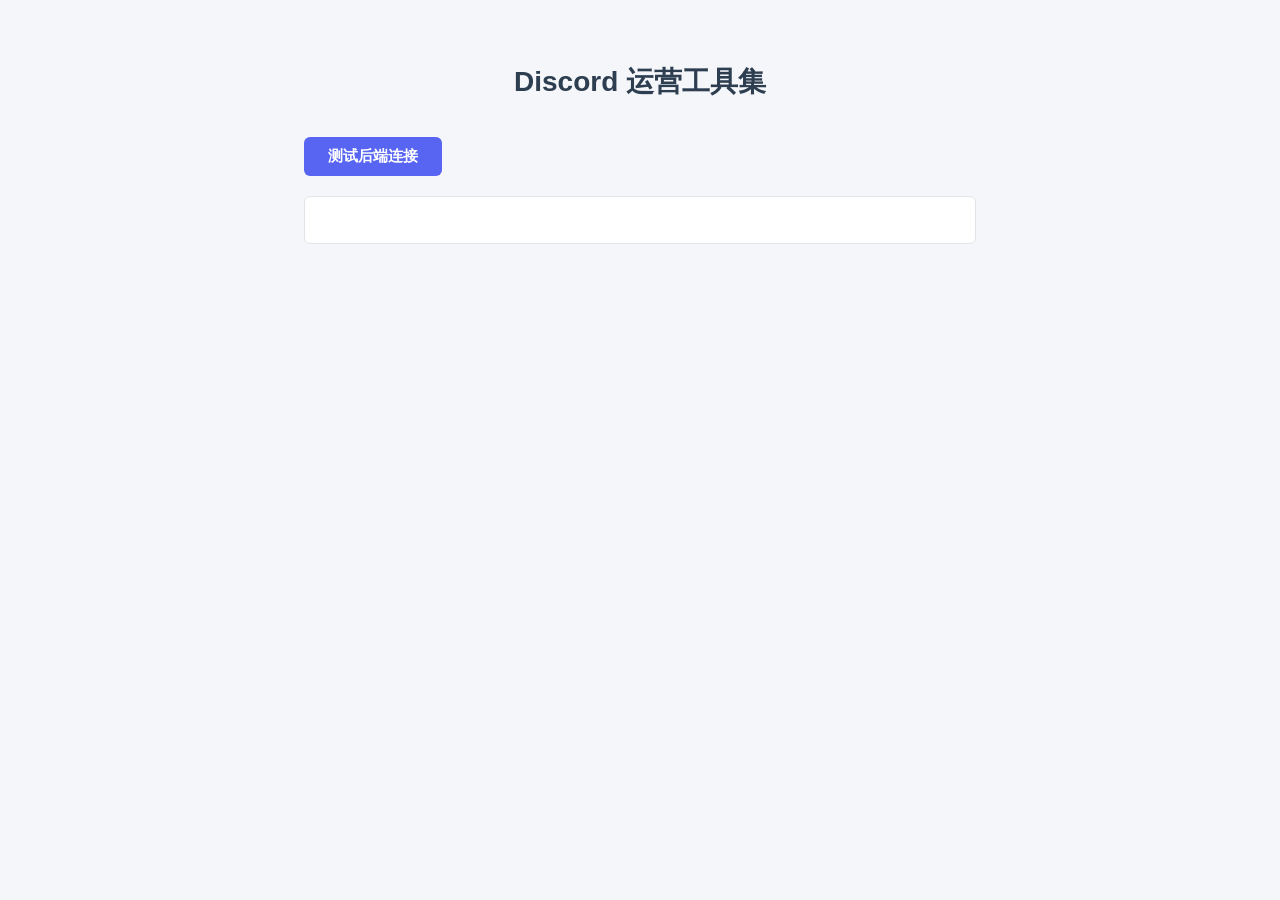
<file: index.html>
<!DOCTYPE html>
<html lang="zh-CN">
<head>
  <meta charset="UTF-8">
  <meta name="viewport" content="width=device-width, initial-scale=1.0">
  <title>Discord 运营工具集</title>
  <!-- 引入共享样式 -->
  <link rel="stylesheet" href="/shared/style.css">
</head>
<body>

  <div class="container">
    <h1>Discord 运营工具集</h1>

    <!-- 测试按钮：点击后向后端发请求 -->
    <button class="btn" id="pingBtn">测试后端连接</button>

    <!-- 结果显示区：展示后端返回内容或错误 -->
    <div class="result" id="result"></div>
  </div>

  <script>
    // 获取页面元素
    const btn = document.getElementById('pingBtn');
    const resultBox = document.getElementById('result');

    // 点击按钮时触发
    btn.addEventListener('click', async () => {
      // 重置状态
      resultBox.textContent = '请求中...';
      resultBox.className = 'result';
      btn.disabled = true;

      try {
        // 向 Pages Function 后端发送 GET 请求
        const res = await fetch('/api/ping');

        if (!res.ok) {
          throw new Error('HTTP ' + res.status);
        }

        const data = await res.json();

        // 显示后端返回的 message
        resultBox.textContent = data.message;
        resultBox.className = 'result success';
      } catch (err) {
        // 请求失败时显示错误
        resultBox.textContent = '连接失败：' + err.message;
        resultBox.className = 'result error';
      } finally {
        btn.disabled = false;
      }
    });
  </script>

</body>
</html>
</file>
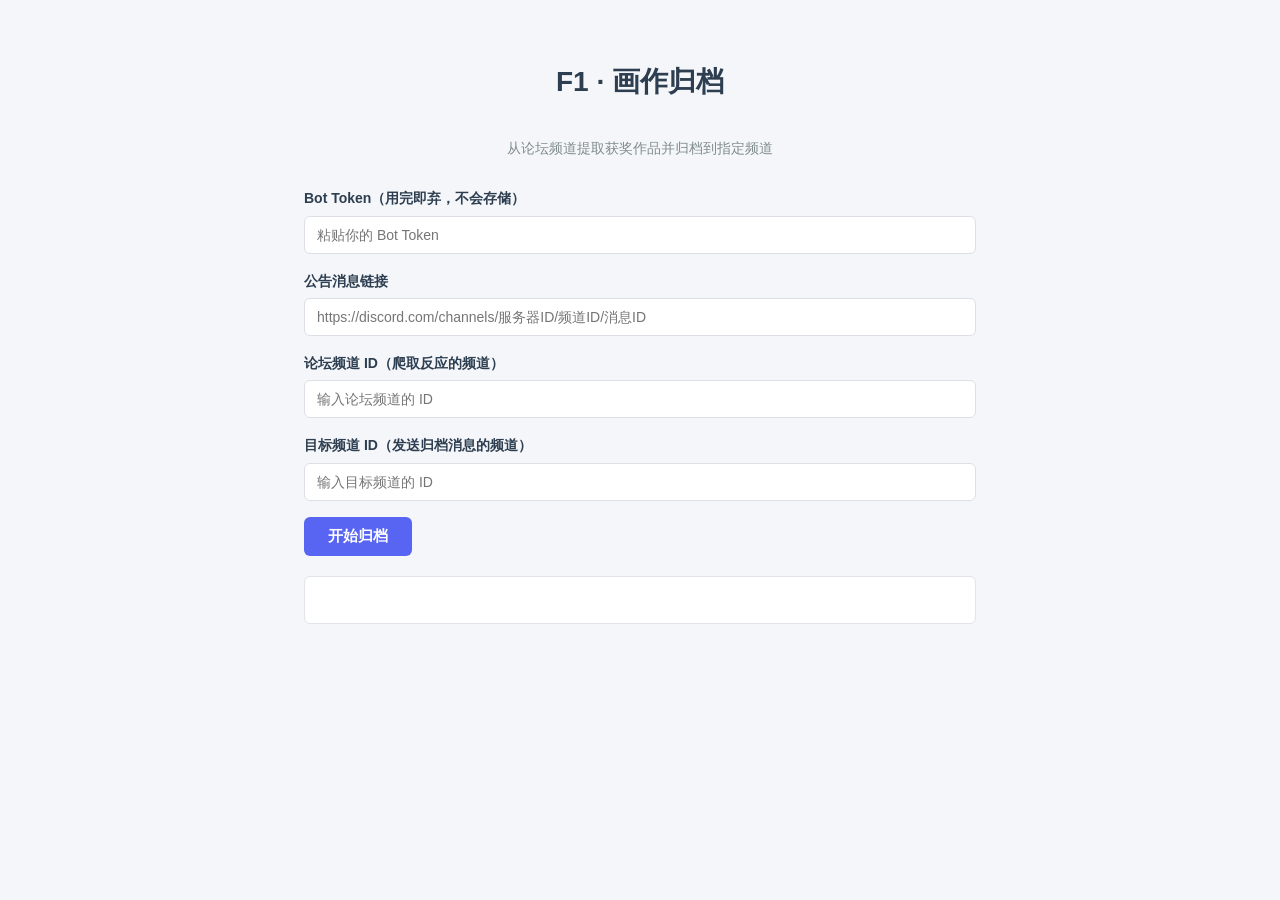
<file: f1.html>
<!DOCTYPE html>
<html lang="zh-CN">
<head>
  <meta charset="UTF-8">
  <meta name="viewport" content="width=device-width, initial-scale=1.0">
  <title>F1 - 画作归档</title>
  <link rel="stylesheet" href="/shared/style.css">
</head>
<body>

  <div class="container">
    <h1>F1 · 画作归档</h1>
    <p class="desc">从论坛频道提取获奖作品并归档到指定频道</p>

    <!-- token 输入区（由 core.js 动态生成） -->
    <div id="tokenArea"></div>

    <!-- 公告消息链接 -->
    <div class="field">
      <label for="announceLink">公告消息链接</label>
      <input type="text" id="announceLink"
        placeholder="https://discord.com/channels/服务器ID/频道ID/消息ID">
    </div>

    <!-- 论坛频道ID -->
    <div class="field">
      <label for="forumChannelId">论坛频道 ID（爬取反应的频道）</label>
      <input type="text" id="forumChannelId" placeholder="输入论坛频道的 ID">
    </div>

    <!-- 目标频道ID -->
    <div class="field">
      <label for="targetChannelId">目标频道 ID（发送归档消息的频道）</label>
      <input type="text" id="targetChannelId" placeholder="输入目标频道的 ID">
    </div>

    <!-- 操作按钮 -->
    <button class="btn" id="startBtn">开始归档</button>

    <!-- 进度提示 -->
    <div class="progress" id="progress"></div>

    <!-- 结果显示区 -->
    <div class="result" id="result"></div>
  </div>

  <script type="module">
    // 从 core.js 引入共用函数和常量
    import { createTokenInput, callDiscord, sleep, REQUEST_DELAY_MS } from '/shared/core.js';

    // 初始化 token 输入框
    const tokenInput = createTokenInput(document.getElementById('tokenArea'));

    const announceLinkInput = document.getElementById('announceLink');
    const forumChannelIdInput = document.getElementById('forumChannelId');
    const targetChannelIdInput = document.getElementById('targetChannelId');
    const startBtn = document.getElementById('startBtn');
    const progressEl = document.getElementById('progress');
    const resultEl = document.getElementById('result');

    /**
     * 从 Discord 消息链接中提取 服务器ID、频道ID 和 消息ID
     * 链接格式：https://discord.com/channels/服务器ID/频道ID/消息ID
     */
    function parseLink(link) {
      const parts = link.trim().split('/');
      const messageId = parts[parts.length - 1];
      const channelId = parts[parts.length - 2];
      const guildId = parts[parts.length - 3];
      if (!guildId || !channelId || !messageId) return null;
      return { guildId, channelId, messageId };
    }

    /**
     * 从公告消息正文中提取 First Prize 和 Second Prize 的用户ID
     * 严格使用 <@!?(\d+)> 正则，避免误匹配自定义表情 <:name:id> 或 <a:name:id>
     */
    function extractWinnerIds(content) {
      // 严格正则：只匹配 <@数字> 或 <@!数字>，不匹配 <:xxx:数字> 或 <a:xxx:数字>
      const mentionRegex = /<@!?(\d+)>/g;

      // 找 First Prize 之后的第一个提及
      const firstPrizeIndex = content.indexOf('First Prize');
      let firstPrizeId = null;
      if (firstPrizeIndex !== -1) {
        const afterFirstPrize = content.substring(firstPrizeIndex);
        const match = mentionRegex.exec(afterFirstPrize);
        if (match) {
          firstPrizeId = match[1];
        }
      }

      // 重置正则的 lastIndex
      mentionRegex.lastIndex = 0;

      // 找 Second Prize 之后的第一个提及
      const secondPrizeIndex = content.indexOf('Second Prize');
      let secondPrizeId = null;
      if (secondPrizeIndex !== -1) {
        const afterSecondPrize = content.substring(secondPrizeIndex);
        const match = mentionRegex.exec(afterSecondPrize);
        if (match) {
          secondPrizeId = match[1];
        }
      }

      return { firstPrizeId, secondPrizeId };
    }

    /**
     * 获取论坛频道下的所有线程（包括活跃和已归档的）
     * @param {string} guildId - 服务器ID（用于获取活跃线程）
     * @param {string} forumChannelId - 论坛频道ID（用于筛选和获取归档线程）
     */
    async function getAllThreads(token, guildId, forumChannelId, onProgress) {
      const threads = [];

      // ===== 诊断日志：打印收到的参数 =====
      console.log('[F1 诊断] guildId =', guildId, '(类型:', typeof guildId + ')');
      console.log('[F1 诊断] forumChannelId =', forumChannelId, '(类型:', typeof forumChannelId + ')');

      // 1. 获取活跃线程（使用服务器级别的端点）
      try {
        if (onProgress) onProgress('正在获取活跃线程...');
        const activePath = '/guilds/' + guildId + '/threads/active';
        // ===== 诊断日志：打印完整路径和ID =====
        console.log('[F1 诊断] 活跃线程 - 使用 guildId:', guildId);
        console.log('[F1 诊断] 活跃线程 - 完整路径:', activePath);
        console.log('[F1 诊断] 活跃线程 - 后端将请求: https://discord.com/api/v10' + activePath);
        
        const activeData = await callDiscord(token, 'GET', activePath);
        console.log('[F1 诊断] 活跃线程响应:', activeData);
        
        if (activeData.threads) {
          // 筛选出属于目标论坛频道的线程
          const forumActiveThreads = activeData.threads.filter(t => t.parent_id === forumChannelId);
          console.log('[F1 诊断] 活跃线程总数:', activeData.threads.length, '，属于论坛的:', forumActiveThreads.length);
          threads.push(...forumActiveThreads);
        }
      } catch (err) {
        console.warn('[F1 诊断] 获取活跃线程失败:', err);
      }

      // 2. 获取已归档线程（使用频道级别的端点）
      try {
        if (onProgress) onProgress('正在获取已归档线程...');
        let before = null;
        let hasMore = true;
        let archivedCount = 0;

        // 分页获取，每次最多100条
        while (hasMore) {
          let archivedPath = '/channels/' + forumChannelId + '/threads/archived/public?limit=100';
          if (before) archivedPath += '&before=' + before;
          
          // ===== 诊断日志：打印完整路径和ID =====
          console.log('[F1 诊断] 归档线程 - 使用 forumChannelId:', forumChannelId);
          console.log('[F1 诊断] 归档线程 - 完整路径:', archivedPath);
          console.log('[F1 诊断] 归档线程 - 后端将请求: https://discord.com/api/v10' + archivedPath);
          
          const archivedData = await callDiscord(token, 'GET', archivedPath);
          console.log('[F1 诊断] 归档线程响应:', archivedData);
          
          if (archivedData.threads && archivedData.threads.length > 0) {
            threads.push(...archivedData.threads);
            archivedCount += archivedData.threads.length;
            if (onProgress) onProgress('已获取 ' + threads.length + ' 个线程...');
          }

          // 检查是否还有更多
          if (archivedData.has_more && archivedData.threads && archivedData.threads.length > 0) {
            // 用最后一个线程的 thread_metadata.archive_timestamp 作为分页游标
            const lastThread = archivedData.threads[archivedData.threads.length - 1];
            before = lastThread.thread_metadata?.archive_timestamp;
            if (!before) hasMore = false;
          } else {
            hasMore = false;
          }
        }
      } catch (err) {
        console.warn('[F1 诊断] 获取已归档线程失败:', err);
      }

      console.log('[F1 诊断] 合并后线程总数:', threads.length);
      return threads;
    }

    /**
     * 计算消息的总反应数（所有 emoji 的 count 加总）
     */
    function calculateTotalReactions(message) {
      if (!message.reactions || message.reactions.length === 0) {
        return 0;
      }
      return message.reactions.reduce((sum, r) => sum + (r.count || 0), 0);
    }

    /**
     * 从消息中提取第一张图片的 URL
     * 优先级：附件图片 > embed 图片
     */
    function extractFirstImage(message) {
      // 1. 优先从 attachments 找图片
      if (message.attachments && message.attachments.length > 0) {
        for (const att of message.attachments) {
          // content_type 可能是 'image/png', 'image/jpeg' 等
          if (att.content_type && att.content_type.startsWith('image/')) {
            return att.url;
          }
        }
      }

      // 2. 从 embeds 找图片
      if (message.embeds && message.embeds.length > 0) {
        for (const embed of message.embeds) {
          // 优先取 image.url
          if (embed.image && embed.image.url) {
            return embed.image.url;
          }
          // 其次取 thumbnail.url
          if (embed.thumbnail && embed.thumbnail.url) {
            return embed.thumbnail.url;
          }
        }
      }

      return null;
    }

    /**
     * 发送归档消息到目标频道
     * @param {string} announceContent - 公告消息原文 content，用于提取消息头
     */
    async function sendArchiveMessage(token, targetChannelId, firstPrize, secondPrize, announceContent) {
      const embeds = [];

      // 一等奖 embed
      if (firstPrize) {
        embeds.push({
          title: '🥇 1st Place',
          description: 'Author: <@' + firstPrize.authorId + '>',
          image: firstPrize.imageUrl ? { url: firstPrize.imageUrl } : undefined,
          color: 0xFFD700 // 金色
        });
      }

      // 二等奖 embed
      if (secondPrize) {
        embeds.push({
          title: '🥈 2nd Place',
          description: 'Author: <@' + secondPrize.authorId + '>',
          image: secondPrize.imageUrl ? { url: secondPrize.imageUrl } : undefined,
          color: 0xC0C0C0 // 银色
        });
      }

      // 归档卡片上方的固定引入文案（以后想改这句话，改这里即可）
      const ARCHIVE_INTRO_TEXT = 'Dear visitors, please enjoy the masterpieces from...';

      // 只取原公告的第一条非空内容，作为活动名称
      const firstLine = (announceContent || '')
        .split('\n')
        .map(line => line.trim())
        .find(line => line !== '') || '';

      // 固定引入文案 + 换行 + 活动名称；若公告为空或无有效第一行，只发固定文案
      const headerText = firstLine
        ? ARCHIVE_INTRO_TEXT + '\n' + firstLine
        : ARCHIVE_INTRO_TEXT;

      const body = {
        content: headerText,
        embeds: embeds
      };

      return await callDiscord(token, 'POST',
        '/channels/' + targetChannelId + '/messages', body);
    }

    // 点击"开始归档"按钮
    startBtn.addEventListener('click', async () => {
      const token = tokenInput.value.trim();
      const announceLink = announceLinkInput.value.trim();
      const forumChannelId = forumChannelIdInput.value.trim();
      const targetChannelId = targetChannelIdInput.value.trim();

      // 基本校验
      if (!token) {
        resultEl.textContent = '请先输入 Bot Token';
        resultEl.className = 'result error';
        return;
      }
      if (!announceLink) {
        resultEl.textContent = '请输入公告消息链接';
        resultEl.className = 'result error';
        return;
      }
      if (!forumChannelId) {
        resultEl.textContent = '请输入论坛频道 ID';
        resultEl.className = 'result error';
        return;
      }
      if (!targetChannelId) {
        resultEl.textContent = '请输入目标频道 ID';
        resultEl.className = 'result error';
        return;
      }

      // 解析公告链接
      const parsed = parseLink(announceLink);
      if (!parsed) {
        resultEl.textContent = '公告消息链接格式不正确';
        resultEl.className = 'result error';
        return;
      }

      // 开始归档
      startBtn.disabled = true;
      resultEl.textContent = '';
      resultEl.className = 'result';

      try {
        // ========== 第1步：解析公告，提取获奖用户ID ==========
        progressEl.textContent = '第1步：正在获取公告消息...';
        const announceMsg = await callDiscord(token, 'GET',
          '/channels/' + parsed.channelId + '/messages/' + parsed.messageId);

        const { firstPrizeId, secondPrizeId } = extractWinnerIds(announceMsg.content || '');

        if (!firstPrizeId && !secondPrizeId) {
          resultEl.textContent = '未在公告中匹配到 First Prize 或 Second Prize 的用户ID，请检查公告内容格式。';
          resultEl.className = 'result error';
          return;
        }

        let progressText = '第1步完成：';
        if (firstPrizeId) progressText += '一等奖ID=' + firstPrizeId + ' ';
        if (secondPrizeId) progressText += '二等奖ID=' + secondPrizeId;
        progressEl.textContent = progressText;

        // ========== 第2步：爬取论坛频道的所有帖子 ==========
        progressEl.textContent = '第2步：正在爬取论坛频道的所有帖子...';
        const threads = await getAllThreads(token, parsed.guildId, forumChannelId, (msg) => {
          progressEl.textContent = '第2步：' + msg;
        });

        if (threads.length === 0) {
          resultEl.textContent = '论坛频道中没有找到任何帖子。';
          resultEl.className = 'result error';
          return;
        }

        progressEl.textContent = '第2步完成：共获取 ' + threads.length + ' 个帖子';

        // ========== 第3步：找出两个用户各自反应最多的帖子 ==========
        progressEl.textContent = '第3步：正在分析每个帖子的首楼消息和反应数...';

        const firstPrizeThreads = []; // 一等奖用户的帖子
        const secondPrizeThreads = []; // 二等奖用户的帖子

        for (let i = 0; i < threads.length; i++) {
          const thread = threads[i];
          progressEl.textContent = '第3步：正在处理第 ' + (i + 1) + ' / ' + threads.length + ' 个帖子...';

          try {
            // ===== 诊断日志：打印 thread 信息 =====
            console.log('[F1 诊断] 处理帖子 - threadID:', thread.id, ', 名称:', thread.name);

            // 获取首楼消息（thread 的 starter message）
            // ✅ 正确做法：在 thread 内部查，channelID 和 messageID 都放 threadID
            // ❌ 错误做法：用 thread.parent_id（论坛父频道ID）会报 10008
            let starterMsg;
            const starterPath = '/channels/' + thread.id + '/messages/' + thread.id;
            console.log('[F1 诊断] 请求首楼消息 - 完整路径:', starterPath);
            console.log('[F1 诊断] 请求首楼消息 - 后端将请求: https://discord.com/api/v10' + starterPath);

            try {
              // 方法1：直接获取首楼消息（thread.id == starter message id）
              starterMsg = await callDiscord(token, 'GET', starterPath);
            } catch (err) {
              console.warn('[F1 诊断] 方法1获取首楼消息失败，尝试方法2:', err);
              // 方法2（兜底）：获取 thread 里最早的一条消息
              const fallbackPath = '/channels/' + thread.id + '/messages?limit=1';
              console.log('[F1 诊断] 兜底请求 - 完整路径:', fallbackPath);
              const messages = await callDiscord(token, 'GET', fallbackPath);
              if (messages && messages.length > 0) {
                starterMsg = messages[0];
                console.log('[F1 诊断] 兜底成功，获取到首楼消息');
              } else {
                throw err; // 两种方法都失败，抛出原始错误
              }
            }

            // ===== 诊断日志：打印首楼消息信息 =====
            const authorId = starterMsg.author ? starterMsg.author.id : '未知';
            const totalReactions = calculateTotalReactions(starterMsg);
            console.log('[F1 诊断] 首楼消息 - 作者ID:', authorId, ', 反应总数:', totalReactions);

            // 检查首楼作者是否是获奖用户
            if (firstPrizeId && starterMsg.author && starterMsg.author.id === firstPrizeId) {
              firstPrizeThreads.push({
                thread: thread,
                message: starterMsg,
                totalReactions: totalReactions
              });
              console.log('[F1 诊断] ✅ 匹配到一等奖用户的帖子，反应数:', totalReactions);
            }

            if (secondPrizeId && starterMsg.author && starterMsg.author.id === secondPrizeId) {
              secondPrizeThreads.push({
                thread: thread,
                message: starterMsg,
                totalReactions: totalReactions
              });
              console.log('[F1 诊断] ✅ 匹配到二等奖用户的帖子，反应数:', totalReactions);
            }
          } catch (err) {
            console.warn('[F1 诊断] 处理帖子 ' + thread.id + ' 失败:', err);
            // 跳过失败的帖子，继续处理
          }
        }

        // 找出反应数最高的帖子
        let bestFirstPrize = null;
        if (firstPrizeThreads.length > 0) {
          bestFirstPrize = firstPrizeThreads.reduce((best, curr) =>
            curr.totalReactions > best.totalReactions ? curr : best
          );
        }

        let bestSecondPrize = null;
        if (secondPrizeThreads.length > 0) {
          bestSecondPrize = secondPrizeThreads.reduce((best, curr) =>
            curr.totalReactions > best.totalReactions ? curr : best
          );
        }

        let step3Text = '第3步完成：';
        if (firstPrizeId) {
          step3Text += '一等奖找到 ' + firstPrizeThreads.length + ' 个帖子';
          if (bestFirstPrize) step3Text += '（最高反应数=' + bestFirstPrize.totalReactions + '）';
        }
        if (secondPrizeId) {
          step3Text += '，二等奖找到 ' + secondPrizeThreads.length + ' 个帖子';
          if (bestSecondPrize) step3Text += '（最高反应数=' + bestSecondPrize.totalReactions + '）';
        }
        progressEl.textContent = step3Text;

        // ========== 第4步：提取每帖的第一张图片 ==========
        progressEl.textContent = '第4步：正在提取图片...';

        const firstPrizeResult = bestFirstPrize ? {
          authorId: firstPrizeId,
          totalReactions: bestFirstPrize.totalReactions,
          imageUrl: extractFirstImage(bestFirstPrize.message)
        } : null;

        const secondPrizeResult = bestSecondPrize ? {
          authorId: secondPrizeId,
          totalReactions: bestSecondPrize.totalReactions,
          imageUrl: extractFirstImage(bestSecondPrize.message)
        } : null;

        // ===== 诊断日志：打印图片提取结果 =====
        console.log('[F1 诊断] 一等奖帖子图片URL:', firstPrizeResult ? firstPrizeResult.imageUrl : '无帖子');
        console.log('[F1 诊断] 二等奖帖子图片URL:', secondPrizeResult ? secondPrizeResult.imageUrl : '无帖子');

        let step4Text = '第4步完成：';
        if (firstPrizeResult) {
          step4Text += '一等奖图片=' + (firstPrizeResult.imageUrl ? '已找到' : '未找到');
        }
        if (secondPrizeResult) {
          step4Text += '，二等奖图片=' + (secondPrizeResult.imageUrl ? '已找到' : '未找到');
        }
        progressEl.textContent = step4Text;

        // ========== 第5步：发送归档消息到目标频道 ==========
        progressEl.textContent = '第5步：正在发送归档消息到目标频道...';

        try {
          const sentMsg = await sendArchiveMessage(token, targetChannelId,
            firstPrizeResult, secondPrizeResult, announceMsg.content);

          progressEl.textContent = '第5步完成：归档消息已发送';

          // 显示最终结果
          let resultText = '✅ 归档完成！\n\n';
          resultText += '归档消息链接：https://discord.com/channels/' +
            (announceMsg.guild_id || '服务器ID') + '/' + targetChannelId + '/' + sentMsg.id + '\n\n';

          if (firstPrizeResult) {
            resultText += '🥇 一等奖：<@' + firstPrizeResult.authorId + '>\n';
            resultText += '   反应数：' + firstPrizeResult.totalReactions + '\n';
            resultText += '   图片：' + (firstPrizeResult.imageUrl || '未找到') + '\n\n';
          } else if (firstPrizeId) {
            resultText += '🥇 一等奖：<@' + firstPrizeId + '> - 未找到该用户的帖子\n\n';
          }

          if (secondPrizeResult) {
            resultText += '🥈 二等奖：<@' + secondPrizeResult.authorId + '>\n';
            resultText += '   反应数：' + secondPrizeResult.totalReactions + '\n';
            resultText += '   图片：' + (secondPrizeResult.imageUrl || '未找到') + '\n';
          } else if (secondPrizeId) {
            resultText += '🥈 二等奖：<@' + secondPrizeId + '> - 未找到该用户的帖子\n';
          }

          resultEl.textContent = resultText;
          resultEl.className = 'result success';

        } catch (err) {
          // 检查是否是权限错误
          const errMsg = err.message || '';
          if (errMsg.includes('50013') || errMsg.includes('50001') || errMsg.includes('Missing Permissions')) {
            resultEl.textContent = '❌ Bot 在目标频道缺少发送消息的权限，请检查 bot 的角色权限设置。';
          } else {
            resultEl.textContent = '❌ 发送归档消息失败：' + errMsg;
          }
          resultEl.className = 'result error';
        }

      } catch (err) {
        resultEl.textContent = '归档失败：' + err.message;
        resultEl.className = 'result error';
      } finally {
        startBtn.disabled = false;
        progressEl.textContent = '';
      }
    });
  </script>

</body>
</html>
</file>
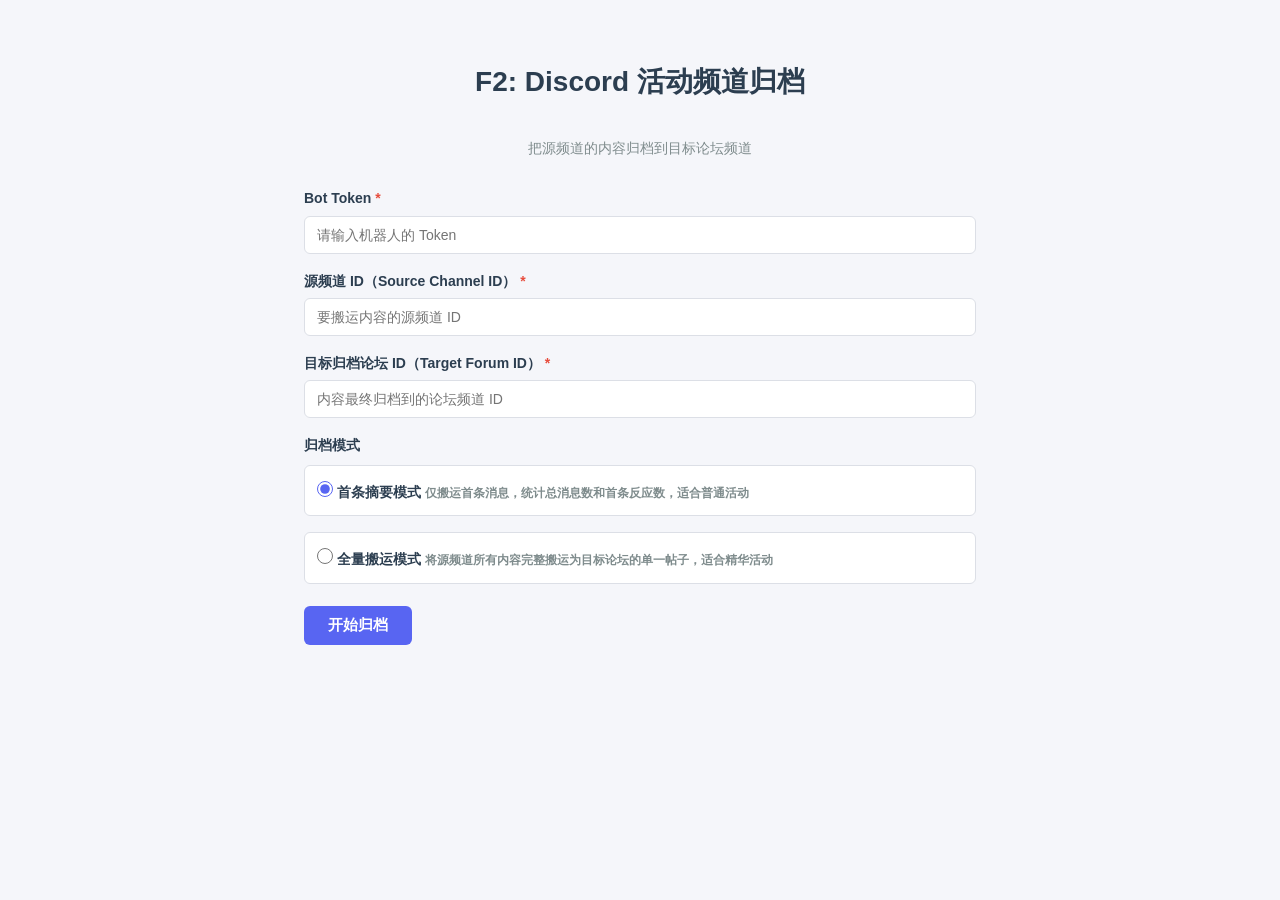
<file: f2.html>
<!DOCTYPE html>
<html lang="zh-CN">
<head>
  <meta charset="UTF-8">
  <meta name="viewport" content="width=device-width, initial-scale=1.0">
  <title>F2 - Discord 活动频道归档</title>
  <!-- 引入共享样式（全局的基础样式、按钮、表单、结果框等） -->
  <link rel="stylesheet" href="/shared/style.css">

  <!-- ↓↓↓ F2 页面专属样式（只在本页生效，不影响 f1.html / f3.html） ↓↓↓ -->
  <style>
    /* 单选按钮组：每个选项一行，垂直排列 */
    .radio-group {
      display: flex;
      flex-direction: column;
      gap: 10px;
      margin-top: 8px;
    }

    /* 单个单选选项：把圆点、标题、说明排成一块 */
    .radio-item {
      display: flex;
      align-items: flex-start;
      gap: 10px;
      padding: 12px;
      background: #fff;
      border: 1px solid #dcdfe6;
      border-radius: 6px;
      cursor: pointer;
      transition: border-color 0.2s, background 0.2s;
    }

    /* 鼠标悬停时的提示效果 */
    .radio-item:hover {
      border-color: #5865f2;
      background: #f8f9ff;
    }

    /* 单选圆点本身，稍微上移一点点对齐文字 */
    .radio-item input[type="radio"] {
      margin-top: 3px;
      width: 16px;
      height: 16px;
      accent-color: #5865f2;   /* 圆点选中时的颜色（Discord 蓝） */
      cursor: pointer;
      flex-shrink: 0;
    }

    /* 选项标题文字 */
    .radio-title {
      font-size: 14px;
      font-weight: 600;
      color: #2c3e50;
    }

    /* 选项下面的灰色说明文字 */
    .radio-desc {
      font-size: 12px;
      color: #7f8c8d;
      margin-top: 2px;
    }

    /* 进度显示区：整个大盒子（默认用 style="display:none" 隐藏） */
    .progress-area {
      margin-top: 24px;
      padding: 16px;
      background: #fff;
      border: 1px solid #e1e4e8;
      border-radius: 6px;
    }

    /* 进度区里的状态文字（比如"等待执行..."） */
    .status-text {
      font-size: 14px;
      font-weight: 600;
      color: #2c3e50;
      margin-bottom: 12px;
    }

    /* 进度条的灰色底槽 */
    .progress-bar-wrap {
      width: 100%;
      height: 10px;
      background: #eceff4;
      border-radius: 5px;
      overflow: hidden;
    }

    /* 进度条里蓝色的填充部分，宽度由 JS 控制（0% ~ 100%） */
    .progress-bar-fill {
      width: 0%;
      height: 100%;
      background: #5865f2;
      border-radius: 5px;
      transition: width 0.3s;
    }

    /* 进度百分比数字，右对齐显示 */
    .progress-percent {
      margin-top: 6px;
      font-size: 12px;
      color: #7f8c8d;
      text-align: right;
    }

    /* 日志文本框：只读，等宽字体，方便看日志 */
    .log-box {
      width: 100%;
      height: 220px;
      margin-top: 14px;
      padding: 10px 12px;
      font-family: "Cascadia Code", "Consolas", monospace;
      font-size: 12px;
      line-height: 1.6;
      color: #2c3e50;
      background: #fafbfc;
      border: 1px solid #dcdfe6;
      border-radius: 6px;
      resize: vertical;
      white-space: pre;          /* 保留换行，方便一行行看日志 */
      overflow: auto;            /* 日志多了可以上下滚动 */
    }
  </style>
</head>
<body>

  <div class="container">
    <!-- 页面主标题 -->
    <h1>F2: Discord 活动频道归档</h1>
    <p class="desc">把源频道的内容归档到目标论坛频道</p>

    <!-- ===== 表单区域：所有输入项都放在这里 ===== -->
    <div id="formArea">

      <!-- Bot Token 输入框（必填，密码框，用完即弃不存储） -->
      <div class="field">
        <label for="botToken">Bot Token <span style="color:#e74c3c"> *</span></label>
        <input type="password" id="botToken" placeholder="请输入机器人的 Token" required>
      </div>

      <!-- 源频道 ID 输入框（必填） -->
      <div class="field">
        <label for="sourceChannelId">源频道 ID（Source Channel ID）<span style="color:#e74c3c"> *</span></label>
        <input type="text" id="sourceChannelId" placeholder="要搬运内容的源频道 ID">
      </div>

      <!-- 目标归档论坛 ID 输入框（必填） -->
      <div class="field">
        <label for="targetForumId">目标归档论坛 ID（Target Forum ID）<span style="color:#e74c3c"> *</span></label>
        <input type="text" id="targetForumId" placeholder="内容最终归档到的论坛频道 ID">
      </div>

      <!-- 归档模式选择区（单选按钮） -->
      <div class="field">
        <label>归档模式</label>
        <div class="radio-group">

          <!-- 模式一：首条摘要模式 -->
          <label class="radio-item" for="modeSummary">
            <input type="radio" name="archiveMode" id="modeSummary" value="summary" checked>
            <span>
              <span class="radio-title">首条摘要模式</span>
              <span class="radio-desc">仅搬运首条消息，统计总消息数和首条反应数，适合普通活动</span>
            </span>
          </label>

          <!-- 模式二：全量搬运模式 -->
          <label class="radio-item" for="modeFull">
            <input type="radio" name="archiveMode" id="modeFull" value="full">
            <span>
              <span class="radio-title">全量搬运模式</span>
              <span class="radio-desc">将源频道所有内容完整搬运为目标论坛的单一帖子，适合精华活动</span>
            </span>
          </label>

        </div>
      </div>
    </div>

    <!-- 主操作按钮 -->
    <button class="btn" id="startBtn">开始归档</button>

    <!-- ===== 进度显示区：默认隐藏，校验通过后才显示 ===== -->
    <div class="progress-area" id="progressArea" style="display:none">

      <!-- 状态文字提示 -->
      <div class="status-text" id="statusText">等待执行...</div>

      <!-- 可视化进度条（外层是灰色底槽，内层蓝色条由 JS 控制宽度） -->
      <div class="progress-bar-wrap">
        <div class="progress-bar-fill" id="progressBarFill"></div>
      </div>

      <!-- 进度百分比数字 -->
      <div class="progress-percent" id="progressPercent">0%</div>

      <!-- 详细日志（只读，实时打印搬运过程） -->
      <textarea class="log-box" id="logBox" readonly
        placeholder="归档日志会显示在这里..."></textarea>
    </div>
  </div>

  <script type="module">
    // 从共享核心文件引入延时函数 sleep（等一会儿再继续），用于限速控制
    import { sleep } from '/shared/core.js';

    // ===== 1. 获取页面上需要用到的所有元素 =====
    // 注意：这些 id 必须和上面 HTML 里写的 id 一模一样，否则取不到元素
    const botTokenInput = document.getElementById('botToken');                 // Bot Token 密码框
    const sourceChannelIdInput = document.getElementById('sourceChannelId');   // 源频道 ID
    const targetForumIdInput = document.getElementById('targetForumId');       // 目标论坛 ID
    const startBtn = document.getElementById('startBtn');                       // 开始归档按钮
    const progressArea = document.getElementById('progressArea');               // 进度区大盒子
    const statusText = document.getElementById('statusText');                   // 状态文字
    const progressBarFill = document.getElementById('progressBarFill');         // 进度条填充
    const progressPercent = document.getElementById('progressPercent');         // 百分比数字
    const logBox = document.getElementById('logBox');                           // 日志文本框

    // ===== 2. 几个常用的小工具函数（供后续开发复用） =====

    /**
     * 往日志框里追加一行日志，并自动滚动到最新位置
     * @param {string} text - 要打印的日志内容
     */
    function appendLog(text) {
      // 如果不是第一行，先补一个换行符
      if (logBox.value.length > 0) {
        logBox.value += '\n';
      }
      logBox.value += text;
      // 让日志框自动滚到最底部，方便看到最新日志
      logBox.scrollTop = logBox.scrollHeight;
    }

    /**
     * 更新进度：同时改变进度条宽度、百分比数字和状态文字
     * @param {number} percent - 进度百分比，0 ~ 100
     * @param {string} text - 状态文字（不传则只更新进度条）
     */
    function updateProgress(percent, text) {
      // 防止传入超出范围的数值（比如 -5 或 200）
      const safePercent = Math.max(0, Math.min(100, percent));
      progressBarFill.style.width = safePercent + '%';
      progressPercent.textContent = Math.round(safePercent) + '%';
      if (text !== undefined) {
        statusText.textContent = text;
      }
    }

    /**
     * 读取当前界面所处的"归档模式"，返回中文名称，用于日志展示
     * @returns {string} "首条摘要模式" 或 "全量搬运模式"
     */
    function getCurrentModeName() {
      // 取出当前被选中的那个单选按钮（name="archiveMode"）
      const checked = document.querySelector('input[name="archiveMode"]:checked');
      if (!checked) return '未知模式';
      return checked.value === 'full' ? '全量搬运模式' : '首条摘要模式';
    }

    // ---- 出错定位辅助：记录"现在正在执行哪一步" ----
    // 当前正在执行的步骤名称（出错时会打印出来，方便知道是哪一步挂了）
    let currentStepLabel = '尚未开始';
    // 当前步骤是否属于"往目标论坛写内容"：
    //   false = 读源频道（源频道权限问题）
    //   true  = 写目标论坛（目标频道权限问题）
    // 出错时靠它判断到底是源的权限不够，还是目标的权限不够
    let currentStepIsTarget = false;

    /**
     * 记录"现在开始执行哪一步"，同时往日志里打一行
     * @param {string} label - 步骤名称，例如「第1步 获取源频道信息」
     * @param {boolean} isTarget - 这一步是不是在操作目标论坛（写操作）
     */
    function setStep(label, isTarget) {
      currentStepLabel = label;
      currentStepIsTarget = (isTarget === true);
      appendLog('[步骤] ' + label);
    }

    /**
     * 把一次代理调用翻译成"人话"，出错时用来说明到底请求了什么、用了哪个 ID
     * @param {string} action - 动作名
     * @param {object} params - 请求参数
     * @returns {string} 例如「获取频道信息（channelId=123）」
     */
    function describeF2Request(action, params) {
      const p = params || {};
      switch (action) {
        case 'getChannel':
          return '获取频道信息（channelId=' + p.channelId + '）';
        case 'getMessages':
          return '拉取消息（channelId=' + p.channelId + (p.before ? '，before=' + p.before : '') + '）';
        case 'createThread':
          return '创建论坛帖子（forumId=' + p.forumId + '）';
        case 'sendMessage':
          return '发送消息（channelId=' + p.channelId + '）';
        case 'getActiveThreads':
          return '获取活跃帖子（channelId=' + p.channelId + '）';
        case 'getArchivedThreads':
          return '获取已归档帖子（channelId=' + p.channelId + '）';
        default:
          return '动作 ' + action;
      }
    }

    // ===== 3. 可调参数（觉得太快/太慢，改这里就行） =====
    // 循环发送消息时，每发一条之间强制等待的毫秒数（防止触发 Discord 限速）
    const SEND_DELAY_MS = 1000;
    // 遇到 429（请求太频繁被限流）时，最多自动重试几次
    const MAX_RETRY_429 = 3;
    // 遇到 429 但 Discord 没告诉我们要等多久时，默认等待的毫秒数
    const DEFAULT_RETRY_WAIT_MS = 2000;
    // 分页拉取的安全上限（每页最多 100 条，100 页 = 最多 10000 条）
    // 作用是防止极端情况下 while 循环停不下来
    const MAX_PAGES = 100;

    // 当前这次运行使用的 Bot Token。
    // 只在点击"开始归档"时填进来，页面刷新就没了，不会保存到任何地方。
    let activeToken = '';

    // ===== 4. 与后端代理通信（带 429 自动重试） =====
    /**
     * 调用 F2 的后端代理 /api/f2-proxy
     * 如果 Discord 返回 429（限流），会自动等待后重试，最多重试 MAX_RETRY_429 次，
     * 不会让整个归档流程直接崩掉。
     *
     * @param {string} action - 动作名，见 f2-proxy.js 顶部说明
     * @param {object} params - 路径参数，例如 { channelId: '123' }
     * @param {object} body - 只有"创建帖子/发消息"这类动作需要
     * @returns {Promise<any>} Discord 返回的 JSON 数据
     */
    async function callF2Proxy(action, params, body) {
      // 安全检查：没有 Token 就绝不发请求。
      // 正常情况下不会触发（点击按钮时已校验并赋值），这里只是兜底防止空 Token 请求。
      if (!activeToken) {
        throw new Error('Bot Token 为空，请刷新页面后重新填写');
      }

      let attempt = 0; // 已经重试过几次

      // while(true) 配合 continue，实现"失败了就等到再试一次"
      while (true) {
        const res = await fetch('/api/f2-proxy', {
          method: 'POST',
          headers: { 'Content-Type': 'application/json' },
          body: JSON.stringify({
            token: activeToken,
            action: action,
            params: params || {},
            body: body
          })
        });

        // ---- 情况一：被限流（HTTP 429）→ 等待后自动重试 ----
        if (res.status === 429) {
          // 重试次数用完了，才真正报错（报错里带上当前步骤，方便定位）
          if (attempt >= MAX_RETRY_429) {
            const err = new Error(
              '【' + currentStepLabel + '】' +
              describeF2Request(action, params) +
              ' 被 Discord 限流（429），已自动重试 ' + MAX_RETRY_429 + ' 次仍未成功'
            );
            err.stepLabel = currentStepLabel;
            err.isTargetStep = currentStepIsTarget;
            throw err;
          }
          attempt++;

          // 读取 Discord 要求等待的秒数；读不到就用默认值
          let waitMs = DEFAULT_RETRY_WAIT_MS;
          try {
            const data = await res.json();
            // retry_after 单位是"秒"，乘以 1000 换成毫秒
            if (data && data.retry_after) {
              waitMs = Math.ceil(data.retry_after * 1000);
            }
          } catch {
            // 响应不是 JSON（读不出来）就用默认等待时间
          }

          appendLog('[限流] Discord 返回 429，等待 ' + (waitMs / 1000).toFixed(1) +
            ' 秒后自动重试（第 ' + attempt + ' / ' + MAX_RETRY_429 + ' 次）');

          // 阻塞等待一段时间，然后回到 while 开头重新发请求
          await sleep(waitMs);
          continue;
        }

        // ---- 情况二：其它错误 → 抛出异常，由上层统一提示 ----
        if (!res.ok) {
          let detail = '';   // Discord 给的错误说明
          let code = null;   // Discord 的错误码（例如 50001 无访问权限、50013 缺少权限）
          try {
            const data = await res.json();
            detail = (data && (data.message || data.error)) || '';
            code = data ? data.code : null;
          } catch {
            // 读不出来就算了，下面用状态码提示
          }

          // 错误信息里带上【当前步骤】和【具体请求了什么、用了哪个 ID】，
          // 这样看日志就能一眼分辨：是源频道出的问题，还是目标论坛出的问题
          const err = new Error(
            '【' + currentStepLabel + '】' +
            describeF2Request(action, params) +
            ' 失败 (HTTP ' + res.status + ')' +
            (detail ? '：' + detail : '')
          );
          err.httpStatus = res.status;            // 记下 HTTP 状态码
          err.discordCode = code;                 // 记下 Discord 错误码
          err.stepLabel = currentStepLabel;       // 记下失败时所在的步骤
          err.isTargetStep = currentStepIsTarget; // 记下这是源操作还是目标操作
          throw err;
        }

        // ---- 情况三：成功 → 把数据交回去 ----
        return await res.json();
      }
    }

    // ===== 5. 内容处理相关的小工具 =====

    /**
     * 把文字截断到指定长度，超出的部分用省略号代替。
     * Discord 对消息正文有 2000 字上限、帖子标题有 100 字上限，
     * 不截断的话超长内容会被 Discord 直接拒绝。
     *
     * @param {string} text - 原始文字
     * @param {number} maxLength - 允许的最大长度
     * @returns {string} 截断后的文字
     */
    function truncateText(text, maxLength) {
      // 兜底：文字是空/未定义时，返回空字符串，避免后面拼接出 "undefined"
      const safeText = (text === undefined || text === null) ? '' : String(text);
      if (safeText.length <= maxLength) return safeText;
      return safeText.slice(0, maxLength - 1) + '…';
    }

    /**
     * 把一条原始消息重新组装成归档用的正文
     * 规则：开头标注原作者 → 原文 → 附件链接 → （主楼）互动统计
     *
     * @param {object} msg - Discord 的消息对象
     * @param {boolean} isFirst - 是不是本次搬运的第一条（主楼）
     * @returns {string} 组装好的正文
     */
    function formatArchiveContent(msg, isFirst) {
      // ① 取原作者用户名（层层兜底，任何一层取不到都不会变成 undefined）
      const username = (msg && msg.author && msg.author.username)
        ? msg.author.username
        : '未知用户';

      // ② 开头固定加上原作者标注
      let text = '[原作者: @' + username + ']\n\n';

      // ③ 接上消息原本的正文（可能为空）
      text += (msg && msg.content) ? msg.content : '';

      // ④ 如果带有附件（图片、文件等），把它们的链接追加到末尾
      if (msg && Array.isArray(msg.attachments) && msg.attachments.length > 0) {
        const urls = [];
        for (const att of msg.attachments) {
          if (att && att.url) urls.push(att.url);
        }
        if (urls.length > 0) {
          text += '\n\n' + urls.join('\n');
        }
      }

      // ⑤ 如果是主楼、且原本有表情反应，统计反应总次数追加到末尾
      if (isFirst && msg && Array.isArray(msg.reactions) && msg.reactions.length > 0) {
        let reactionCount = 0;
        for (const r of msg.reactions) {
          // 每种表情的个数累加，得到"总互动次数"
          if (r && typeof r.count === 'number') reactionCount += r.count;
        }
        text += '\n\n[原帖互动：总计 ' + reactionCount + ' 次反应]';
      }

      // ⑥ 最后统一截断到 Discord 允许的 2000 字以内
      return truncateText(text, 2000);
    }

    // ===== 6. 阶段一：拉取数据 =====

    /**
     * 【普通聊天频道】分页拉取全部历史消息
     * Discord 一次最多只给 100 条，所以要拿"上一页最旧那条消息的 ID"当作
     * 下一页的 before 参数，一页一页往前翻，直到翻完。
     *
     * @param {string} channelId - 源频道 ID
     * @returns {Promise<object[]>} 消息数组，已按时间正序（最旧的在最前面）
     */
    async function fetchAllSourceMessages(channelId) {
      const allMessages = [];
      let before = null;   // 翻页游标：只取比这个 ID 更早的消息
      let pageIndex = 0;   // 当前是第几页

      while (true) {
        pageIndex++;

        // 组装参数：limit 固定用 100（Discord 允许的最大值）
        const params = { channelId: channelId, limit: 100 };
        if (before) {
          params.before = before; // 第一页不传 before，表示从最新的开始取
        }

        const page = await callF2Proxy('getMessages', params);

        // 返回的不是数组、或者已经空了 → 说明翻到底了
        if (!Array.isArray(page) || page.length === 0) {
          break;
        }

        // Discord 返回的顺序是"从新到旧"，先整段接在数组后面
        allMessages.push(...page);

        // 实时更新界面：已经拉了多少条
        updateProgress(0, '正在分页拉取历史消息... 已拉取 ' + allMessages.length + ' 条');
        appendLog('[拉取] 第 ' + pageIndex + ' 页：本页 ' + page.length + ' 条，累计 ' + allMessages.length + ' 条');

        // 本页不足 100 条，说明这是最后一页
        if (page.length < 100) {
          break;
        }

        // 关键：把本页最旧的那条消息 ID 作为下一页的 before
        // （因为返回顺序是从新到旧，所以数组里最后一个元素就是最旧的）
        before = page[page.length - 1].id;

        // 安全阀：翻得太多就停下，防止意外情况下的死循环
        if (pageIndex >= MAX_PAGES) {
          appendLog('[警告] 已达到最大分页数 ' + MAX_PAGES + ' 页，停止继续翻页');
          break;
        }
      }

      // Discord 给的是"新 → 旧"，这里倒序一次变成"旧 → 新"，保持原本的时间线
      allMessages.reverse();

      appendLog('[拉取] 拉取完成，共 ' + allMessages.length + ' 条消息，已按时间正序排列');
      return allMessages;
    }

    /**
     * 【论坛频道】拉取论坛里所有帖子的"首楼消息"（第一条消息）
     * 论坛里每个帖子本身就是一个 Thread，活跃帖子和已归档帖子要用不同接口拿。
     *
     * @param {string} channelId - 论坛频道 ID
     * @param {string} guildId - 服务器 ID（获取活跃帖子需要用到）
     * @returns {Promise<object[]>} 各帖子的首楼消息，已按时间正序排列
     */
    async function fetchForumFirstMessages(channelId, guildId) {
      const threadIds = [];  // 先收集所有帖子的 ID

      // ---- ① 活跃帖子 ----
      try {
        updateProgress(0, '正在获取活跃帖子...');

        const activeData = await callF2Proxy('getActiveThreads', {
          channelId: channelId,
          guildId: guildId
        });

        const activeThreads = (activeData && Array.isArray(activeData.threads))
          ? activeData.threads
          : [];

        // 活跃帖子接口返回的是"整个服务器"的帖子，所以只挑属于本论坛的
        // parent_id（父频道 ID）等于本论坛 ID 的，才是这个论坛里的帖子
        let matched = 0;
        for (const t of activeThreads) {
          if (t && t.id && t.parent_id === channelId) {
            threadIds.push(t.id);
            matched++;
          }
        }
        appendLog('[论坛] 活跃帖子：本论坛 ' + matched + ' 个（服务器共 ' + activeThreads.length + ' 个）');
      } catch (err) {
        // 活跃帖子拿不到不影响整体流程，记录后继续
        appendLog('[警告] 获取活跃帖子失败，跳过：' + err.message);
      }

      // ---- ② 已归档帖子（需要一页页翻） ----
      let before = null;
      let archivedCount = 0;
      let pageIndex = 0;

      while (true) {
        pageIndex++;

        const params = { channelId: channelId, limit: 100 };
        if (before) {
          params.before = before; // 用上一页最后一个帖子的归档时间作为游标
        }

        let data;
        try {
          data = await callF2Proxy('getArchivedThreads', params);
        } catch (err) {
          appendLog('[警告] 获取已归档帖子失败，跳过：' + err.message);
          break;
        }

        const threads = (data && Array.isArray(data.threads)) ? data.threads : [];

        for (const t of threads) {
          if (t && t.id) threadIds.push(t.id);
        }
        archivedCount += threads.length;

        updateProgress(0, '正在获取已归档帖子... 已获取 ' + archivedCount + ' 个');
        appendLog('[论坛] 已归档第 ' + pageIndex + ' 页：' + threads.length + ' 个，累计 ' + archivedCount + ' 个');

        // has_more 为 false，或者本页没数据 → 说明翻完了
        if (!data || !data.has_more || threads.length === 0) {
          break;
        }

        // 取本页最后一个帖子的归档时间，作为下一页的游标
        const lastThread = threads[threads.length - 1];
        before = (lastThread && lastThread.thread_metadata)
          ? lastThread.thread_metadata.archive_timestamp
          : null;

        // 拿不到游标就停下，避免一直翻同一页造成死循环
        if (!before) break;

        if (pageIndex >= MAX_PAGES) {
          appendLog('[警告] 已达到最大分页数 ' + MAX_PAGES + ' 页，停止继续翻页');
          break;
        }
      }

      appendLog('[论坛] 共找到 ' + threadIds.length + ' 个帖子，开始逐个读取首楼消息...');

      // ---- ③ 逐个帖子读取它的首楼消息 ----
      const firstMessages = [];

      for (let i = 0; i < threadIds.length; i++) {
        const threadId = threadIds[i];
        updateProgress(0, '正在读取帖子首楼消息... ' + (i + 1) + ' / ' + threadIds.length);

        try {
          // 关键技巧：after 传 '0' 表示"取比 0 号更晚的消息"，也就是从最开始取，
          // 再配合 limit=1，拿到的就是帖子里最早的那条消息 = 首楼消息。
          const msgs = await callF2Proxy('getMessages', {
            channelId: threadId,
            limit: 1,
            after: '0'
          });

          if (Array.isArray(msgs) && msgs.length > 0) {
            firstMessages.push(msgs[0]);
          }
        } catch (err) {
          // 个别帖子读不到不影响整体，跳过并记录
          appendLog('[警告] 帖子 ' + threadId + ' 的首楼消息读取失败，跳过：' + err.message);
        }
      }

      // 按消息时间排序（正序：最旧的在最前面）
      firstMessages.sort(function (a, b) {
        const timeA = (a && a.timestamp) ? Date.parse(a.timestamp) : 0;
        const timeB = (b && b.timestamp) ? Date.parse(b.timestamp) : 0;
        return timeA - timeB;
      });

      appendLog('[论坛] 共获取到 ' + firstMessages.length + ' 条首楼消息，已按时间正序排列');
      return firstMessages;
    }

    // ===== 7. 归档主流程（整个工具的"调度大脑"） =====
    /**
     * 开始执行归档流程，一共三个阶段：
     *   阶段一（拉）：判断源类型 → 拉取所有消息
     *   阶段二（洗）：按模式筛选 → 重新组装正文格式
     *   阶段三（推）：在目标论坛创建主帖 → 把剩余消息逐条发进帖子里
     */
    async function startArchivingProcess() {
      // 取出这次运行需要的输入
      const sourceId = sourceChannelIdInput.value.trim();
      const targetForumId = targetForumIdInput.value.trim();

      // 读取当前选中的归档模式：'summary'（首条摘要）或 'full'（全量搬运）
      const modeRadio = document.querySelector('input[name="archiveMode"]:checked');
      const modeValue = modeRadio ? modeRadio.value : 'summary';

      // ---------- 阶段一：拉取 ----------
      // 第 1 小步：先获取源频道信息，判断它是普通频道还是论坛
      setStep('第1步 获取源频道信息（读源频道）', false);
      updateProgress(2, '正在获取源频道信息...');
      const channelInfo = await callF2Proxy('getChannel', { channelId: sourceId });

      // 兜底取出用得到的字段
      const channelName = (channelInfo && channelInfo.name) ? channelInfo.name : sourceId;
      const channelType = channelInfo ? channelInfo.type : null;
      const guildId = channelInfo ? channelInfo.guild_id : null;

      appendLog('[信息] 源频道名称：' + channelName + '，类型 type=' + channelType);

      // Discord 里论坛频道的类型编号是 15
      const isForum = (channelType === 15);

      let sourceMessages = [];
      if (isForum) {
        appendLog('[信息] 检测到源是【论坛频道】，改为拉取论坛里的帖子');
        setStep('第2步 拉取源论坛的帖子与首楼消息（读源频道）', false);
        sourceMessages = await fetchForumFirstMessages(sourceId, guildId);
      } else {
        appendLog('[信息] 检测到源是【普通频道】，开始分页拉取历史消息');
        setStep('第2步 分页拉取源频道历史消息（读源频道）', false);
        sourceMessages = await fetchAllSourceMessages(sourceId);
      }

      const totalFetched = sourceMessages.length;
      updateProgress(15, '拉取完成，共 ' + totalFetched + ' 条消息');

      // 一条都没拉到就没必要继续了
      if (totalFetched === 0) {
        throw new Error('源频道里没有拉到任何消息，请检查频道 ID、Bot 是否已加入该服务器');
      }

      // ---------- 阶段二：处理与过滤 ----------
      let messagesToMove = sourceMessages;

      if (modeValue === 'summary') {
        // 首条摘要模式：只保留时间最早的第 1 条
        messagesToMove = sourceMessages.slice(0, 1);
        appendLog('[处理] 首条摘要模式：共拉到 ' + totalFetched + ' 条，只搬运最早的第 1 条');
      } else {
        appendLog('[处理] 全量搬运模式：共 ' + totalFetched + ' 条，全部搬运');
      }

      // 逐条重写正文（标注原作者、追加附件链接、主楼追加互动统计）
      const formattedContents = messagesToMove.map(function (msg, index) {
        return formatArchiveContent(msg, index === 0);
      });

      updateProgress(20, '内容整理完成，准备发送');

      // ---------- 阶段三：发送归档 ----------
      // 第 1 小步：在目标论坛创建主帖，把整理好的第 1 条消息作为帖子内容
      const today = new Date().toISOString().slice(0, 10); // 形如 2026-10-15
      const threadTitle = truncateText('[归档] ' + channelName + ' - ' + today, 100);

      appendLog('[发送] 正在目标论坛创建主帖，标题：' + threadTitle);

      // 标记：从这里开始都是"写目标论坛"的操作，出错时提示会指向目标频道权限
      setStep('第3步 在目标论坛创建主帖（写目标频道）', true);

      const newThread = await callF2Proxy(
        'createThread',
        { forumId: targetForumId },
        {
          name: threadTitle,
          // 论坛帖子的首楼内容要放在 message.content 里
          message: { content: formattedContents[0] }
        }
      );

      const newThreadId = newThread ? newThread.id : null;
      if (!newThreadId) {
        throw new Error('创建主帖失败：Discord 没有返回新帖子的 ID');
      }

      appendLog('[发送] ✅ 主帖创建成功，帖子 ID：' + newThreadId);
      updateProgress(30, '主帖创建成功，准备搬运后续消息');

      // 第 2 小步：把剩余的消息依次发进这个新帖子里
      const remaining = formattedContents.slice(1);

      if (remaining.length === 0) {
        appendLog('[发送] 没有后续消息需要搬运');
      } else {
        appendLog('[发送] 还有 ' + remaining.length + ' 条消息要发送，每条之间会等待 ' +
          (SEND_DELAY_MS / 1000) + ' 秒以防触发限速');
        // 标记：往主帖里发消息，同样属于"写目标论坛"
        setStep('第4步 向目标论坛主帖发送后续消息（写目标频道）', true);
      }

      for (let i = 0; i < remaining.length; i++) {
        // 进度从 30% 平滑涨到 99%
        const percent = 30 + ((i + 1) / remaining.length) * 69;
        updateProgress(percent, '正在发送第 ' + (i + 1) + ' / ' + remaining.length + ' 条消息...');

        await callF2Proxy(
          'sendMessage',
          { channelId: newThreadId },
          { content: remaining[i] }
        );

        appendLog('[发送] 第 ' + (i + 1) + ' / ' + remaining.length + ' 条发送成功');

        // 主动降速：每发完一条就等一会儿，避免被 Discord 限速
        // （最后一条后面不用再等了，省点时间）
        if (i < remaining.length - 1) {
          await sleep(SEND_DELAY_MS);
        }
      }

      // ---------- 全部完成 ----------
      updateProgress(100, '🎉 归档完成！');
      appendLog('[完成] ✅ 归档成功！共搬运 ' + messagesToMove.length +
        ' 条消息（源频道共 ' + totalFetched + ' 条）');
      appendLog('[完成] 主帖地址：https://discord.com/channels/' +
        (guildId || '{服务器ID}') + '/' + newThreadId);
    }

    // ===== 8. 监听"开始归档"按钮的点击 =====
    startBtn.addEventListener('click', async () => {
      // ---- 8.1 取出三个输入框里的内容，并去掉首尾空格 ----
      const token = botTokenInput.value.trim();
      const sourceChannelId = sourceChannelIdInput.value.trim();
      const targetForumId = targetForumIdInput.value.trim();

      // ---- 8.2 基础表单校验：任何一项为空就弹窗提示并中断 ----
      if (!token) {
        alert('请先填写 Bot Token');
        return; // return 表示直接结束，后面的代码不再执行
      }
      if (!sourceChannelId) {
        alert('请填写源频道 ID（Source Channel ID）');
        return;
      }
      if (!targetForumId) {
        alert('请填写目标归档论坛 ID（Target Forum ID）');
        return;
      }

      // ---- 8.3 校验通过：禁用按钮（防止重复点击），并显示进度区 ----
      startBtn.disabled = true;
      progressArea.style.display = 'block';

      // ---- 8.4 初始化进度显示：清空日志、进度归零、状态改为"准备中" ----
      logBox.value = '';
      updateProgress(0, '等待执行...');

      // ---- 8.5 把 Token 交给代理函数使用（页面刷新即失效，不会保存） ----
      // 只是记在内存变量里，供 callF2Proxy 放进请求体的 token 字段。
      // 不写 localStorage、不写 Cookie、不打进日志，页面一刷新就没了。
      activeToken = token;

      // 只打印 Token 长度做"已收到"的确认，绝不打印 Token 本身，避免泄露
      appendLog('[系统] 已接收 Bot Token（长度 ' + token.length + '，仅存于内存，用完即弃）');

      // ---- 8.6 打印第一行初始化日志 ----
      const modeName = getCurrentModeName();
      appendLog('[系统] UI 初始化成功，准备开始归档... 源频道: ' + sourceChannelId + ', 模式: ' + modeName);

      // ---- 8.7 调用真正的归档流程 ----
      // 用 try...catch 包住，万一过程中报错，也能在界面上看到提示
      try {
        await startArchivingProcess();
      } catch (err) {
        // 失败时把"是哪一步、哪个请求、哪个 ID"全部打出来，方便定位问题
        const stepLabel = err.stepLabel || currentStepLabel;
        appendLog('[错误] ❌ 失败于：' + stepLabel);
        appendLog('[错误] 具体原因：' + err.message);

        // 判断是不是权限类错误：
        //   50001 = Missing Access（Bot 根本看不到这个频道/服务器）
        //   50013 = Missing Permissions（能看到，但权限不够做这个操作）
        //   403   = HTTP 层的权限不足
        const isPermissionError =
          err.discordCode === 50001 ||
          err.discordCode === 50013 ||
          err.httpStatus === 403;

        if (isPermissionError) {
          // 用错误发生时记录的"是源还是目标"来决定给哪一套排查建议
          // （本地代码抛出的错误没有这个标记，就退回用当前步骤的判断）
          const isTarget = (err.isTargetStep !== undefined) ? err.isTargetStep : currentStepIsTarget;

          if (isTarget === true) {
            appendLog('[提示] 这属于【目标频道】的权限问题，请依次检查：');
            appendLog('       ① Bot 是否已经加入目标论坛所在的服务器？');
            appendLog('       ② Bot 对目标论坛是否有「创建帖子」权限？（论坛频道需要「管理帖子」或「发送消息」）');
            appendLog('       ③ 目标论坛 ID 是否填对了？（论坛频道 ID，不是里面某个帖子的 ID）');
          } else {
            appendLog('[提示] 这属于【源频道】的权限问题，请依次检查：');
            appendLog('       ① Bot 是否已经加入源频道所在的服务器？（没加入就会报 50001）');
            appendLog('       ② Bot 对该频道是否有「查看频道」和「查看消息历史」权限？');
            appendLog('       ③ 源频道 ID 是否填对了？（不要填成评论区的 ID 或别的服务器的频道 ID）');
            appendLog('       ④ 如果源是论坛频道，Bot 还需要能够查看帖子内容。');
          }
        }

        statusText.textContent = '执行出错：' + stepLabel;
      } finally {
        // 无论成功还是失败，最后都恢复按钮，方便再次运行
        startBtn.disabled = false;
      }
    });
  </script>

</body>
</html>
</file>
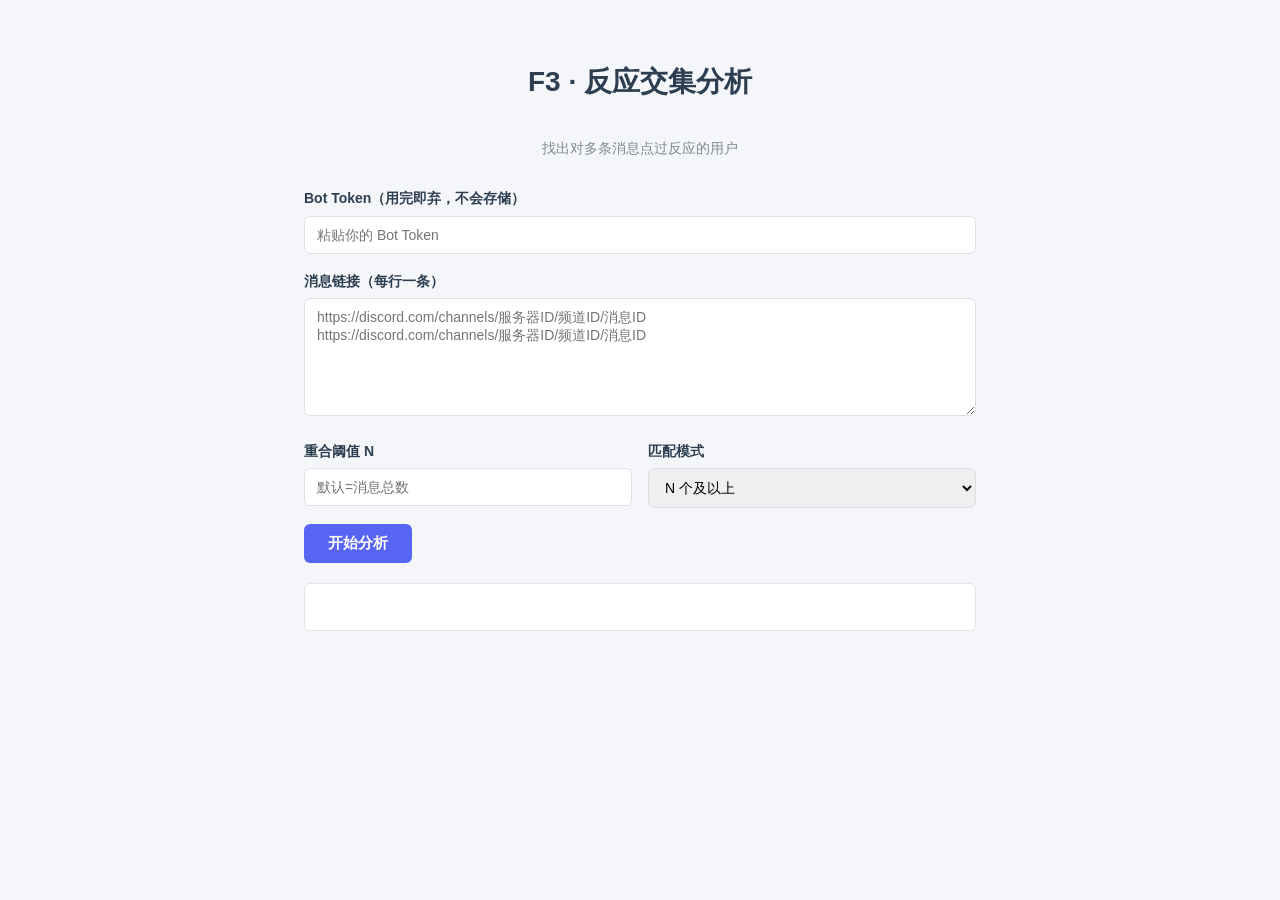
<file: f3.html>
<!DOCTYPE html>
<html lang="zh-CN">
<head>
  <meta charset="UTF-8">
  <meta name="viewport" content="width=device-width, initial-scale=1.0">
  <title>F3 - 反应交集分析</title>
  <link rel="stylesheet" href="/shared/style.css">
</head>
<body>

  <div class="container">
    <h1>F3 · 反应交集分析</h1>
    <p class="desc">找出对多条消息点过反应的用户</p>

    <!-- token 输入区（由 core.js 动态生成） -->
    <div id="tokenArea"></div>

    <!-- 消息链接输入区 -->
    <div class="field">
      <label for="linksInput">消息链接（每行一条）</label>
      <textarea id="linksInput" rows="6"
        placeholder="https://discord.com/channels/服务器ID/频道ID/消息ID&#10;https://discord.com/channels/服务器ID/频道ID/消息ID"></textarea>
    </div>

    <!-- 阈值设置区 -->
    <div class="threshold-row">
      <div class="field field-inline">
        <label for="thresholdN">重合阈值 N</label>
        <input type="number" id="thresholdN" min="1" value="" placeholder="默认=消息总数">
      </div>
      <div class="field field-inline">
        <label for="thresholdMode">匹配模式</label>
        <select id="thresholdMode">
          <option value="gte">N 个及以上</option>
          <option value="eq">恰好 N 个消息</option>
        </select>
      </div>
    </div>

    <!-- 操作按钮 -->
    <button class="btn" id="startBtn">开始分析</button>

    <!-- 进度提示 -->
    <div class="progress" id="progress"></div>

    <!-- 结果显示区 -->
    <div class="result" id="result"></div>
  </div>

  <script type="module">
    // 从 core.js 引入共用函数和可调常量
    import { createTokenInput, callDiscord, sleep, REQUEST_DELAY_MS, MAX_RETRIES } from '/shared/core.js';

    // 初始化 token 输入框
    const tokenInput = createTokenInput(document.getElementById('tokenArea'));

    const linksInput = document.getElementById('linksInput');
    const thresholdN = document.getElementById('thresholdN');
    const thresholdMode = document.getElementById('thresholdMode');
    const startBtn = document.getElementById('startBtn');
    const progressEl = document.getElementById('progress');
    const resultEl = document.getElementById('result');

    // 用户信息缓存：key=用户ID，value={name, avatar}
    // 拉取 reaction 用户时顺便存入，展示结果时直接读取，避免额外请求
    const userCache = new Map();

    // 记录拉取失败的部分（容错用，最终展示给用户看）
    const failures = [];

    /**
     * 从 Discord 消息链接中提取 频道ID 和 消息ID
     * 链接格式：https://discord.com/channels/服务器ID/频道ID/消息ID
     */
    function parseLink(link) {
      const parts = link.trim().split('/');
      // 倒数第1个是消息ID，倒数第2个是频道ID
      const messageId = parts[parts.length - 1];
      const channelId = parts[parts.length - 2];
      if (!channelId || !messageId) return null;
      return { channelId, messageId };
    }

    /**
     * 获取某条消息上所有反应用户的完整集合（自动分页）
     * 失败时不抛异常，而是记录到 failures 数组并返回已拉到的部分数据
     *
     * @param {string} token - Bot Token
     * @param {string} channelId - 频道ID
     * @param {string} messageId - 消息ID
     * @param {Function} onProgress - 进度回调 (已拉取用户数, 重试信息或null)
     * @returns {Set<string>} 用户ID集合（可能不完整）
     */
    async function getReactionUsers(token, channelId, messageId, onProgress) {
      const userSet = new Set();

      // 第一步：获取消息对象，看它有哪些 reaction
      let msg;
      try {
        msg = await callDiscord(token, 'GET',
          '/channels/' + channelId + '/messages/' + messageId,
          null,
          // 重试回调：通知外部正在重试
          (attempt, waitSec) => {
            if (onProgress) onProgress(userSet.size,
              '获取消息对象重试第 ' + attempt + ' 次，等待 ' + waitSec + ' 秒...');
          }
        );
      } catch (err) {
        // 获取消息本身就失败了，记录并返回空集合
        failures.push('消息 ' + messageId + '：获取消息对象失败 - ' + err.message);
        return userSet;
      }

      if (!msg.reactions || msg.reactions.length === 0) {
        return userSet; // 这条消息没有任何反应
      }

      // 第二步：逐个表情拉取所有点过的用户（串行：一个表情完成再拉下一个）
      for (const reaction of msg.reactions) {
        // emoji 可能是 Unicode 或自定义表情（name:id 格式）
        // 自定义表情需要 URL 编码，Unicode 表情也需要编码
        const emojiStr = reaction.emoji.id
          ? encodeURIComponent(reaction.emoji.name + ':' + reaction.emoji.id)
          : encodeURIComponent(reaction.emoji.name);

        let after = null; // 分页游标

        // 循环分页，直到取完所有用户
        while (true) {
          let query = '/channels/' + channelId + '/messages/' + messageId
            + '/reactions/' + emojiStr + '?limit=100';
          if (after) query += '&after=' + after;

          let users;
          try {
            users = await callDiscord(token, 'GET', query,
              null,
              // 重试回调
              (attempt, waitSec) => {
                if (onProgress) onProgress(userSet.size,
                  '分页请求重试第 ' + attempt + ' 次，等待 ' + waitSec + ' 秒...');
              }
            );
          } catch (err) {
            // 分页请求最终失败，记录并跳过当前表情的后续分页
            failures.push('消息 ' + messageId + ' 表情 ' + reaction.emoji.name + '：分页拉取失败 - ' + err.message);
            break;
          }

          if (!users || users.length === 0) break;

          // 把用户ID加入集合（自动去重），同时缓存用户信息
          for (const u of users) {
            userSet.add(u.id);
            // 如果缓存里还没有这个用户，就存入（优先用 global_name）
            if (!userCache.has(u.id)) {
              userCache.set(u.id, {
                name: u.global_name || u.username,
                avatar: u.avatar
                  ? 'https://cdn.discordapp.com/avatars/' + u.id + '/' + u.avatar + '.png'
                  : 'https://cdn.discordapp.com/embed/avatars/0.png'
              });
            }
          }

          // 通知外部当前分页进度
          if (onProgress) onProgress(userSet.size, null);

          // 如果返回不足 100 个，说明已经取完
          if (users.length < 100) break;

          // 否则用最后一个用户ID作为下一页的起点
          after = users[users.length - 1].id;
        }
      }

      return userSet;
    }

    // 点击"开始分析"按钮
    startBtn.addEventListener('click', async () => {
      const token = tokenInput.value.trim();
      const links = linksInput.value.trim().split('\n').filter(l => l.trim());

      // 基本校验
      if (!token) {
        resultEl.textContent = '请先输入 Bot Token';
        resultEl.className = 'result error';
        return;
      }
      if (links.length < 2) {
        resultEl.textContent = '请至少输入 2 条消息链接';
        resultEl.className = 'result error';
        return;
      }

      // 解析所有链接
      const parsed = links.map(parseLink).filter(Boolean);
      if (parsed.length < 2) {
        resultEl.textContent = '有效链接不足 2 条，请检查格式';
        resultEl.className = 'result error';
        return;
      }

      const totalMessages = parsed.length;

      // 阈值校验：N 不能小于 1，不能大于消息总数
      const nVal = thresholdN.value.trim();
      const N = nVal === '' ? totalMessages : parseInt(nVal, 10);
      if (isNaN(N) || N < 1) {
        resultEl.textContent = '阈值 N 不能小于 1';
        resultEl.className = 'result error';
        return;
      }
      if (N > totalMessages) {
        resultEl.textContent = '阈值 N（' + N + '）不能大于消息总数（' + totalMessages + '）';
        resultEl.className = 'result error';
        return;
      }

      const mode = thresholdMode.value; // "gte" 或 "eq"

      // 开始分析
      startBtn.disabled = true;
      resultEl.textContent = '';
      resultEl.className = 'result';
      failures.length = 0; // 清空上次的失败记录

      // 移除上次的警告区（如果有）
      const oldWarn = document.querySelector('.result.warn');
      if (oldWarn) oldWarn.remove();

      try {
        // 用 Map 记录每个用户在多少条消息里反应过
        const userCount = new Map();

        // 逐条消息获取反应用户（串行：一条完成再处理下一条）
        for (let i = 0; i < totalMessages; i++) {
          const msgIndex = i + 1;
          progressEl.textContent = '正在处理第 ' + msgIndex + ' / ' + totalMessages + ' 条消息...';

          const { channelId, messageId } = parsed[i];

          // 传入分页进度回调，实时更新进度文字（含重试信息）
          const users = await getReactionUsers(token, channelId, messageId, (count, retryInfo) => {
            let text = '第 ' + msgIndex + ' / ' + totalMessages + ' 条消息：已拉取 ' + count + ' 个反应用户';
            if (retryInfo) text += '（' + retryInfo + '）';
            progressEl.textContent = text;
          });

          // 统计每个用户出现的次数
          for (const uid of users) {
            userCount.set(uid, (userCount.get(uid) || 0) + 1);
          }
        }

        progressEl.textContent = '正在筛选符合条件的用户...';

        // 根据阈值和模式筛选
        const matched = [];
        for (const [uid, count] of userCount) {
          if (mode === 'gte' && count >= N) {
            matched.push(uid);
          } else if (mode === 'eq' && count === N) {
            matched.push(uid);
          }
        }

        // 展示结果
        if (matched.length === 0) {
          const modeText = mode === 'gte' ? '在 ' + N + ' 个及以上消息' : '恰好在 ' + N + ' 个消息';
          resultEl.textContent = '没有找到' + modeText + '点过反应的用户。';
          resultEl.className = 'result';
        } else {
          const modeText = mode === 'gte' ? '≥ ' + N + ' 条消息' : '恰好 ' + N + ' 条消息';
          let html = '<strong>符合条件的用户（' + matched.length + ' 人，' + modeText + '）：</strong><br><br>';
          html += '<div class="user-list">';
          for (const id of matched) {
            // 从缓存取出用户名和头像（拉取时已存入，无需额外请求）
            const info = userCache.get(id) || { name: '未知用户', avatar: 'https://cdn.discordapp.com/embed/avatars/0.png' };
            html += '<div class="user-item">'
              + '<img class="user-avatar" src="' + info.avatar + '" alt="" width="32" height="32">'
              + '<span class="user-name">' + info.name + '</span>'
              + '<span class="user-id">' + id + '</span>'
              + '</div>';
          }
          html += '</div>';
          html += '<button class="btn btn-sm" id="copyBtn">一键复制所有ID</button>';
          resultEl.innerHTML = html;
          resultEl.className = 'result success';

          // 绑定复制按钮
          document.getElementById('copyBtn').addEventListener('click', () => {
            navigator.clipboard.writeText(matched.join('\n'));
            document.getElementById('copyBtn').textContent = '已复制 ✅';
          });
        }

        // 如果有失败记录，在结果下方追加警告（不中断整体流程）
        if (failures.length > 0) {
          const warnEl = document.createElement('div');
          warnEl.className = 'result warn';
          let warnHtml = '<strong>⚠ 以下 ' + failures.length + ' 个请求未能成功（结果可能不完整）：</strong><br><br>';
          for (const f of failures) {
            warnHtml += '<div class="fail-item">' + f + '</div>';
          }
          warnEl.innerHTML = warnHtml;
          resultEl.parentNode.insertBefore(warnEl, resultEl.nextSibling);
        }

      } catch (err) {
        resultEl.textContent = '分析失败：' + err.message;
        resultEl.className = 'result error';
      } finally {
        startBtn.disabled = false;
        progressEl.textContent = '';
      }
    });
  </script>

</body>
</html>
</file>
<file: shared/style.css>
/* ===== 全局基础样式 ===== */

* {
  margin: 0;
  padding: 0;
  box-sizing: border-box;
}

body {
  font-family: -apple-system, "Segoe UI", "Microsoft YaHei", sans-serif;
  background: #f5f6fa;
  color: #2c3e50;
  line-height: 1.6;
  min-height: 100vh;
}

/* 页面容器 */
.container {
  max-width: 720px;
  margin: 0 auto;
  padding: 60px 24px;
}

/* 标题 */
h1 {
  font-size: 28px;
  font-weight: 700;
  margin-bottom: 32px;
  text-align: center;
}

/* 按钮 */
.btn {
  display: inline-block;
  padding: 10px 24px;
  font-size: 15px;
  font-weight: 600;
  color: #fff;
  background: #5865f2;
  border: none;
  border-radius: 6px;
  cursor: pointer;
  transition: background 0.2s;
}

.btn:hover {
  background: #4752c4;
}

.btn:disabled {
  opacity: 0.6;
  cursor: not-allowed;
}

/* 结果显示区 */
.result {
  margin-top: 20px;
  padding: 16px;
  min-height: 48px;
  background: #fff;
  border: 1px solid #e1e4e8;
  border-radius: 6px;
  font-size: 14px;
  white-space: pre-wrap;
  word-break: break-all;
}

/* 成功 / 失败状态色 */
.result.success {
  border-color: #2ecc71;
  color: #27ae60;
}

.result.error {
  border-color: #e74c3c;
  color: #c0392b;
}

/* 页面描述文字 */
.desc {
  text-align: center;
  color: #7f8c8d;
  margin-bottom: 28px;
  font-size: 14px;
}

/* 表单字段（标签 + 输入框/文本域） */
.field {
  margin-bottom: 16px;
}

.field label {
  display: block;
  font-size: 14px;
  font-weight: 600;
  margin-bottom: 6px;
}

.field textarea,
.field input {
  width: 100%;
  padding: 10px 12px;
  font-size: 14px;
  border: 1px solid #dcdfe6;
  border-radius: 6px;
  font-family: inherit;
  resize: vertical;
}

/* token 输入行 */
.token-row {
  margin-bottom: 16px;
}

.token-row label {
  display: block;
  font-size: 14px;
  font-weight: 600;
  margin-bottom: 6px;
}

.token-row input {
  width: 100%;
  padding: 10px 12px;
  font-size: 14px;
  border: 1px solid #dcdfe6;
  border-radius: 6px;
}

/* 进度提示 */
.progress {
  margin-top: 12px;
  font-size: 13px;
  color: #7f8c8d;
}

/* 小按钮（如复制按钮） */
.btn-sm {
  padding: 6px 14px;
  font-size: 13px;
  margin-top: 12px;
}

/* 用户列表 */
.user-list {
  margin: 8px 0;
}

.user-item {
  display: flex;
  align-items: center;
  gap: 10px;
  padding: 6px 0;
  font-size: 13px;
  border-bottom: 1px solid #f0f0f0;
}

.user-avatar {
  width: 32px;
  height: 32px;
  border-radius: 50%;
  flex-shrink: 0;
}

.user-name {
  font-weight: 600;
  color: #2c3e50;
}

.user-id {
  font-family: "Cascadia Code", "Consolas", monospace;
  color: #95a5a6;
  font-size: 12px;
}

/* 阈值设置行（横向排列） */
.threshold-row {
  display: flex;
  gap: 16px;
  margin-bottom: 16px;
}

.field-inline {
  flex: 1;
  margin-bottom: 0;
}

.field-inline input,
.field-inline select {
  width: 100%;
  padding: 10px 12px;
  font-size: 14px;
  border: 1px solid #dcdfe6;
  border-radius: 6px;
  font-family: inherit;
}

/* 警告状态色（部分请求失败时使用） */
.result.warn {
  border-color: #f39c12;
  color: #d35400;
  background: #fef9e7;
}

/* 失败记录条目 */
.fail-item {
  padding: 4px 0;
  font-size: 12px;
  font-family: "Cascadia Code", "Consolas", monospace;
  border-bottom: 1px solid #f0f0f0;
}
</file>
